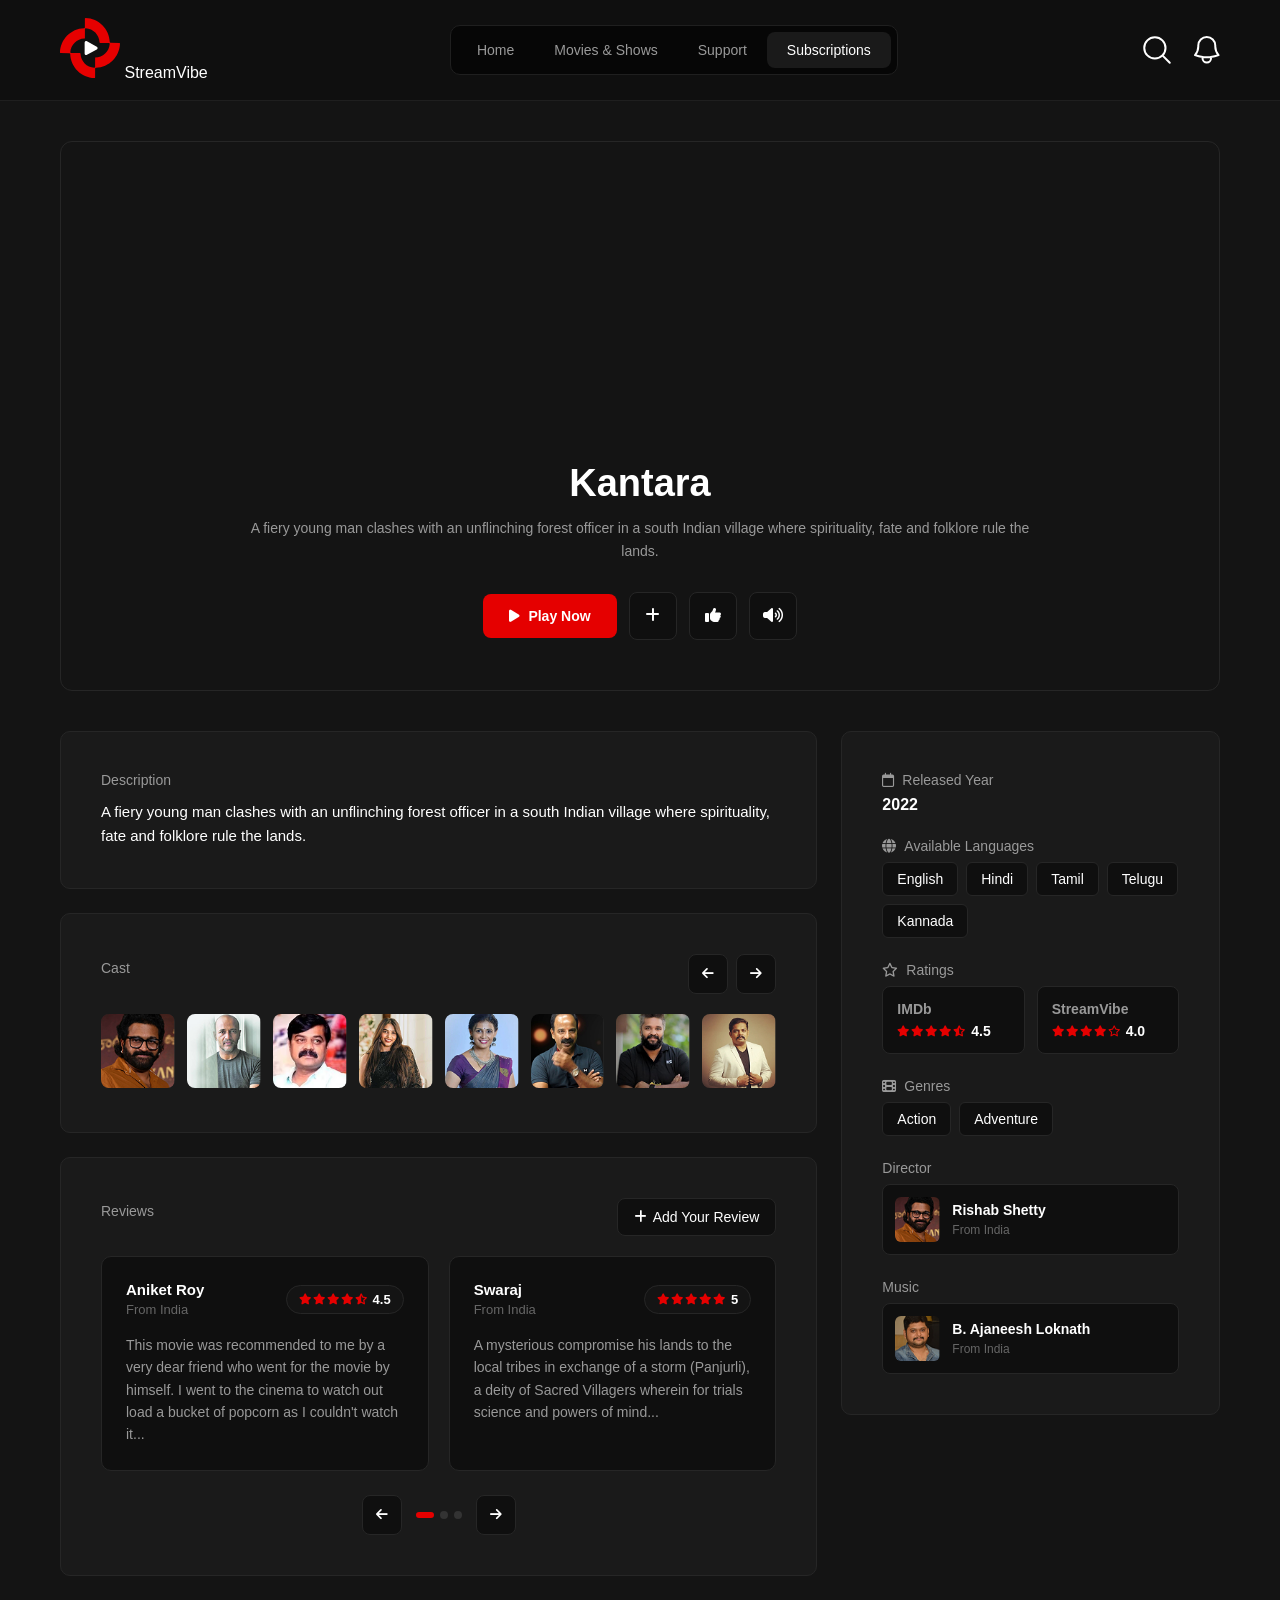
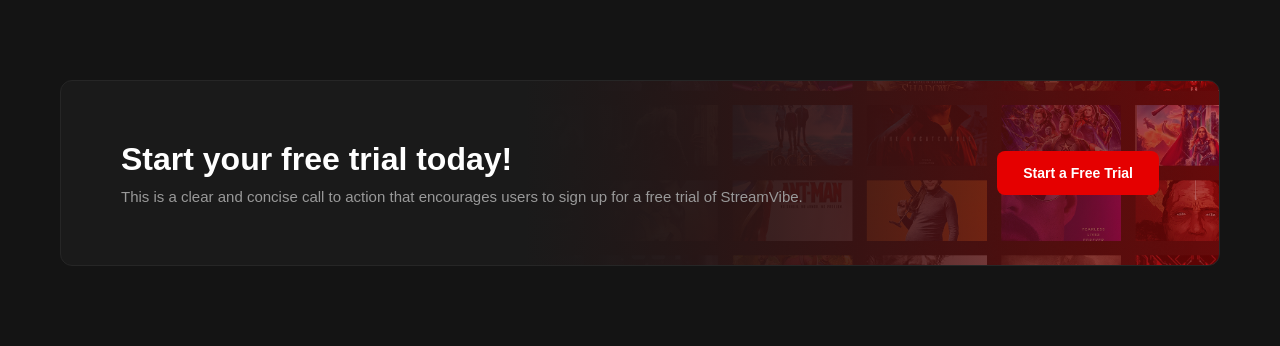
<file: w3.html>
<!DOCTYPE html>
<html lang="en">
<head>
    <meta charset="UTF-8">
    <meta name="viewport" content="width=device-width, initial-scale=1.0">
    <title>StreamVibe - Kantara Details</title>
    <link rel="stylesheet" href="https://cdnjs.cloudflare.com/ajax/libs/font-awesome/6.4.0/css/all.min.css">
    <link rel="stylesheet" href="style/w2.css">
</head>
<body>

    <header class="header">
        <div class="header__container">
            <div class="logo">
                <img src="/img/Vector (7).svg" alt="StreamVibe">
                 <span class="logo__text">StreamVibe</span>
            </div>
          <nav class="nav">
    <a href="index.html" class="nav__link">Home</a>
    <a href="w3.html" class="nav__link">Movies & Shows</a>
    <a href="support.html" class="nav__link">Support</a>
    <a href="subscriptions.html" class="nav__link active">Subscriptions</a>
</nav>
            <div class="header__actions">
                <img src="/img/Icon.svg" alt="">
                <img src="/img/Vector (8).svg" alt="">
            </div>
        </div>
    </header>

    <section class="container">
        <div class="movie-hero">
            <div class="movie-hero__content">
                <h1>Kantara</h1>
                <p>A fiery young man clashes with an unflinching forest officer in a south Indian village where spirituality, fate and folklore rule the lands.</p>
                <div class="movie-hero__actions">
                    <button class="btn btn--primary"><i class="fa-solid fa-play"></i> Play Now</button>
                    <button class="btn-action"><i class="fa-solid fa-plus"></i></button>
                    <button class="btn-action"><i class="fa-solid fa-thumbs-up"></i></button>
                    <button class="btn-action"><i class="fa-solid fa-volume-high"></i></button>
                </div>
            </div>
        </div>
    </section>

    <main class="container movie-layout">
        
        <div class="layout-left">
            
            <div class="content-card">
                <span class="card-label">Description</span>
                <p class="description-text">A fiery young man clashes with an unflinching forest officer in a south Indian village where spirituality, fate and folklore rule the lands.</p>
            </div>

            <div class="content-card">
                <div class="card-header">
                    <span class="card-label">Cast</span>
                    <div class="slider-arrows">
                        <button class="arrow-btn"><i class="fa-solid fa-arrow-left"></i></button>
                        <button class="arrow-btn"><i class="fa-solid fa-arrow-right"></i></button>
                    </div>
                </div>
                <div class="cast-grid">
                    <div class="cast-item"><img src="img/Image (39).png" alt="Actor 1"></div>
                    <div class="cast-item"><img src="/img/Image (40).png" alt="Actor 2"></div>
                    <div class="cast-item"><img src="/img/Image (41).png" alt="Actor 3"></div>
                    <div class="cast-item"><img src="/img/Image (42).png" alt="Actor 4"></div>
                    <div class="cast-item"><img src="/img/Image (43).png" alt="Actor 5"></div>
                    <div class="cast-item"><img src="/img/Image (44).png" alt="Actor 6"></div>
                    <div class="cast-item"><img src="/img/Image (45).png" alt="Actor 7"></div>
                    <div class="cast-item"><img src="/img/Image (46).png" alt="Actor 8"></div>
                </div>
            </div>

            <div class="content-card">
                <div class="card-header">
                    <span class="card-label">Reviews</span>
                    <button class="add-review-btn"><i class="fa-solid fa-plus"></i> Add Your Review</button>
                </div>
                
                <div class="reviews-grid">
                    <div class="review-box">
                        <div class="review-top">
                            <div class="user-info">
                                <h4>Aniket Roy</h4>
                                <span>From India</span>
                            </div>
                            <div class="rating-badge">
                                <div class="stars">
                                    <i class="fa-solid fa-star"></i><i class="fa-solid fa-star"></i><i class="fa-solid fa-star"></i><i class="fa-solid fa-star"></i><i class="fa-solid fa-star-half-stroke"></i>
                                </div>
                                <span class="rating-num">4.5</span>
                            </div>
                        </div>
                        <p class="review-body">This movie was recommended to me by a very dear friend who went for the movie by himself. I went to the cinema to watch out load a bucket of popcorn as I couldn't watch it...</p>
                    </div>

                    <div class="review-box">
                        <div class="review-top">
                            <div class="user-info">
                                <h4>Swaraj</h4>
                                <span>From India</span>
                            </div>
                            <div class="rating-badge">
                                <div class="stars">
                                    <i class="fa-solid fa-star"></i><i class="fa-solid fa-star"></i><i class="fa-solid fa-star"></i><i class="fa-solid fa-star"></i><i class="fa-solid fa-star"></i>
                                </div>
                                <span class="rating-num">5</span>
                            </div>
                        </div>
                        <p class="review-body">A mysterious compromise his lands to the local tribes in exchange of a storm (Panjurli), a deity of Sacred Villagers wherein for trials science and powers of mind...</p>
                    </div>
                </div>

                <div class="pagination-container">
                    <button class="arrow-btn"><i class="fa-solid fa-arrow-left"></i></button>
                    <div class="slider-dots">
                        <span class="dot active"></span>
                        <span class="dot"></span>
                        <span class="dot"></span>
                    </div>
                    <button class="arrow-btn"><i class="fa-solid fa-arrow-right"></i></button>
                </div>
            </div>

        </div>

        <div class="layout-right">
            <div class="sidebar-card">
                
                <div class="info-group">
                    <span class="info-label"><i class="fa-regular fa-calendar"></i> Released Year</span>
                    <p class="info-text-bold">2022</p>
                </div>

                <div class="info-group">
                    <span class="info-label"><i class="fa-solid fa-globe"></i> Available Languages</span>
                    <div class="badge-row">
                        <span class="ui-badge">English</span>
                        <span class="ui-badge">Hindi</span>
                        <span class="ui-badge">Tamil</span>
                        <span class="ui-badge">Telugu</span>
                        <span class="ui-badge">Kannada</span>
                    </div>
                </div>

                <div class="info-group">
                    <span class="info-label"><i class="fa-regular fa-star"></i> Ratings</span>
                    <div class="ratings-row">
                        <div class="rating-mini-card">
                            <h5>IMDb</h5>
                            <div class="mini-stars">
                                <div class="stars"><i class="fa-solid fa-star"></i><i class="fa-solid fa-star"></i><i class="fa-solid fa-star"></i><i class="fa-solid fa-star"></i><i class="fa-solid fa-star-half-stroke"></i></div>
                                <span>4.5</span>
                            </div>
                        </div>
                        <div class="rating-mini-card">
                            <h5>StreamVibe</h5>
                            <div class="mini-stars">
                                <div class="stars"><i class="fa-solid fa-star"></i><i class="fa-solid fa-star"></i><i class="fa-solid fa-star"></i><i class="fa-solid fa-star"></i><i class="fa-regular fa-star"></i></div>
                                <span>4.0</span>
                            </div>
                        </div>
                    </div>
                </div>

                <div class="info-group">
                    <span class="info-label"><i class="fa-solid fa-film"></i> Genres</span>
                    <div class="badge-row">
                        <span class="ui-badge">Action</span>
                        <span class="ui-badge">Adventure</span>
                    </div>
                </div>

                <div class="info-group">
                    <span class="info-label">Director</span>
                    <div class="person-card">
                        <img src="/img/Image (47).png" alt="Rishab Shetty">
                        <div class="person-details">
                            <h5>Rishab Shetty</h5>
                            <span>From India</span>
                        </div>
                    </div>
                </div>

                <div class="info-group">
                    <span class="info-label">Music</span>
                    <div class="person-card">
                        <img src="/img/Image (48).png" alt="Ajaneesh Loknath">
                        <div class="person-details">
                            <h5>B. Ajaneesh Loknath</h5>
                            <span>From India</span>
                        </div>
                    </div>
                </div>

            </div>
        </div>

    </main>

    <section class="container footer-spacing">
        <div class="cta-banner">
            <div class="cta-banner__content">
                <h2>Start your free trial today!</h2>
                <p>This is a clear and concise call to action that encourages users to sign up for a free trial of StreamVibe.</p>
            </div>
            <button class="btn btn--primary">Start a Free Trial</button>
        </div>
    </section>

    <script src="script/w3.js"></script>
</body>
</html>
</file>
<file: style/w2.css>
* {
    margin: 0;
    padding: 0;
    box-sizing: border-box;
}

body {
    background-color: #141414;
    color: #ffffff;
    font-family: 'Arial', sans-serif;
    overflow-x: hidden;
}


.container {
    max-width: 1440px;
    margin: 0 auto;
    padding: 0 60px;
    width: 100%;
}


.header {
    background-color: #0f0f0f;
    border-bottom: 1px solid #1f1f1f;
    position: sticky;
    top: 0;
    z-index: 100;
}

.header__container {
    max-width: 1440px;
    margin: 0 auto;
    padding: 18px 60px;
    display: flex;
    justify-content: space-between;
    align-items: center;
}

.nav {
    background-color: #060606;
    border: 1px solid #1f1f1f;
    padding: 6px;
    border-radius: 10px;
    display: flex;
}

.nav__link {
    color: #999999;
    text-decoration: none;
    font-size: 14px;
    padding: 10px 20px;
    border-radius: 8px;
    transition: 0.2s;
}

.nav__link.active, .nav__link:hover {
    color: #ffffff;
    background-color: #1a1a1a;
}

.header__actions {
    display: flex;
    gap: 20px;
}

.icon-btn {
    background: none;
    border: none;
    color: #fff;
    font-size: 18px;
    cursor: pointer;
}


.movie-hero {
    height: 550px;
    width: 100%;
    margin-top: 40px;
    margin-bottom: 40px;
    
  
    background-image: linear-gradient(180deg, rgba(20,20,20,0) 30%, #141414 100%), url('https://static0.colliderimages.com/wordpress/wp-content/uploads/2023/11/kantara_still.jpg?q=49&fit=crop&w=167&h=93&dpr=2');
    background-size: cover;
    background-position: center;
    background-repeat: no-repeat;
    
  
    border: 1px solid #262626;
    border-radius: 12px;
    
   
    display: flex;
    align-items: flex-end;
    justify-content: center;
    padding-bottom: 50px;
    overflow: hidden;
}

.movie-hero__content {
    text-align: center;
    max-width: 850px;
    padding: 0 20px;
}

.movie-hero__content h1 {
    font-size: 38px;
    font-weight: 700;
    color: #ffffff;
    margin-bottom: 12px;
}

.movie-hero__content p {
    color: #999999;
    font-size: 14px;
    line-height: 1.6;
    margin-bottom: 30px;
}

.movie-hero__actions {
    display: flex;
    justify-content: center;
    align-items: center;
    gap: 12px;
}


.btn {
    padding: 14px 26px;
    font-size: 14px;
    font-weight: bold;
    border-radius: 8px;
    border: none;
    cursor: pointer;
    display: flex;
    align-items: center;
    gap: 8px;
    transition: 0.2s;
}

.btn--primary {
    background-color: #e50000;
    color: white;
}

.btn--primary:hover {
    background-color: #b30000;
}

.btn-action {
    background-color: #0f0f0f;
    border: 1px solid #262626;
    color: white;
    width: 48px;
    height: 48px;
    border-radius: 8px;
    cursor: pointer;
    font-size: 16px;
    transition: 0.2s;
}

.btn-action:hover {
    background-color: #1a1a1a;
    border-color: #fff;
}


.movie-layout {
    display: grid;
    grid-template-columns: 2fr 1fr;
    gap: 24px;
}


.content-card {
    background-color: #1a1a1a;
    border: 1px solid #262626;
    border-radius: 10px;
    padding: 40px;
    margin-bottom: 24px;
}

.card-label {
    color: #999999;
    font-size: 14px;
    display: block;
    margin-bottom: 12px;
}

.description-text {
    font-size: 15px;
    line-height: 1.6;
    color: #ffffff;
}


.card-header {
    display: flex;
    justify-content: space-between;
    align-items: center;
    margin-bottom: 20px;
}

.slider-arrows {
    display: flex;
    gap: 8px;
}

.arrow-btn {
    background-color: #0f0f0f;
    border: 1px solid #262626;
    color: white;
    width: 40px;
    height: 40px;
    border-radius: 8px;
    cursor: pointer;
    display: flex;
    align-items: center;
    justify-content: center;
    transition: 0.2s;
}

.arrow-btn:hover {
    background-color: #262626;
}

.cast-grid {
    display: grid;
    grid-template-columns: repeat(8, 1fr);
    gap: 12px;
}

.cast-item img {
    width: 100%;
    aspect-ratio: 1;
    object-fit: cover;
    border-radius: 8px;
    background-color: #262626;
}


.add-review-btn {
    background-color: #0f0f0f;
    border: 1px solid #262626;
    color: white;
    padding: 10px 16px;
    border-radius: 8px;
    font-size: 14px;
    cursor: pointer;
    display: flex;
    align-items: center;
    gap: 6px;
}

.reviews-grid {
    display: grid;
    grid-template-columns: 1fr 1fr;
    gap: 20px;
}

.review-box {
    background-color: #0f0f0f;
    border: 1px solid #262626;
    border-radius: 10px;
    padding: 24px;
}

.review-top {
    display: flex;
    justify-content: space-between;
    align-items: center;
    margin-bottom: 16px;
}

.user-info h4 { font-size: 15px; margin-bottom: 2px; font-weight: 600; }
.user-info span { color: #666666; font-size: 13px; }

.rating-badge {
    display: flex;
    align-items: center;
    gap: 6px;
    background-color: #141414;
    border: 1px solid #262626;
    padding: 6px 12px;
    border-radius: 20px;
}

.stars { color: #e50000; font-size: 11px; display: flex; gap: 2px; }
.rating-num { font-size: 13px; font-weight: bold; }
.review-body { color: #999999; font-size: 14px; line-height: 1.6; }

.pagination-container {
    display: flex;
    justify-content: center;
    align-items: center;
    gap: 14px;
    margin-top: 24px;
}

.slider-dots { display: flex; gap: 6px; align-items: center; }
.dot { width: 8px; height: 8px; background-color: #333; border-radius: 50%; }
.dot.active { width: 18px; height: 6px; background-color: #e50000; border-radius: 4px; }


.sidebar-card {
    background-color: #1a1a1a;
    border: 1px solid #262626;
    border-radius: 10px;
    padding: 40px;
    display: flex;
    flex-direction: column;
    gap: 24px;
}

.info-label {
    color: #999999;
    font-size: 14px;
    display: flex;
    align-items: center;
    gap: 8px;
    margin-bottom: 8px;
}

.info-text-bold { font-size: 16px; font-weight: bold; }

.badge-row { display: flex; flex-wrap: wrap; gap: 8px; }
.ui-badge {
    background-color: #0f0f0f;
    border: 1px solid #262626;
    padding: 8px 14px;
    border-radius: 6px;
    font-size: 14px;
}

.ratings-row {
    display: grid;
    grid-template-columns: 1fr 1fr;
    gap: 12px;
}

.rating-mini-card {
    background-color: #0f0f0f;
    border: 1px solid #262626;
    padding: 14px;
    border-radius: 8px;
}

.rating-mini-card h5 { font-size: 14px; color: #999999; margin-bottom: 6px; }
.mini-stars { display: flex; align-items: center; gap: 6px; font-size: 14px; font-weight: bold; }

.person-card {
    display: flex;
    align-items: center;
    gap: 12px;
    background-color: #0f0f0f;
    border: 1px solid #262626;
    padding: 12px;
    border-radius: 8px;
}

.person-card img { width: 45px; height: 45px; border-radius: 6px; object-fit: cover; }
.person-details h5 { font-size: 14px; margin-bottom: 2px; }
.person-details span { color: #666666; font-size: 12px; }


.cta-banner {
    background-image: linear-gradient(90deg, #1a1a1a 40%, rgba(229,0,0,0.2) 100%), url('/img/Background\ Images.png');
    background-size: cover;
    background-position: center;
    border: 1px solid #262626;
    border-radius: 12px;
    padding: 60px;
    display: flex;
    justify-content: space-between;
    align-items: center;
}

.cta-banner__content h2 { font-size: 32px; font-weight: bold; margin-bottom: 10px; }
.cta-banner__content p { color: #999999; font-size: 15px; max-width: 700px; }
.footer-spacing { margin-top: 80px; margin-bottom: 80px; }


@media (max-width: 1024px) {
    .container { padding: 0 24px; }
    .movie-layout { grid-template-columns: 1fr; }
    .reviews-grid { grid-template-columns: 1fr; }
    .cast-grid { grid-template-columns: repeat(4, 1fr); }
    .cta-banner { flex-direction: column; text-align: center; gap: 24px; padding: 40px; }
    .movie-hero { height: 450px; }
}


.support-layout {
    display: grid;
    grid-template-columns: 1fr 1.3fr;
    gap: 80px;
    margin-top: 60px;
    margin-bottom: 80px;
    align-items: center;
}

.support-info h1 {
    font-size: 44px;
    font-weight: 700;
    margin-bottom: 16px;
}

.support-info p {
    color: #999999;
    font-size: 15px;
    line-height: 1.6;
    margin-bottom: 40px;
}


.support-poster-collage {
    border: 1px solid #262626;
    border-radius: 12px;
    overflow: hidden;
    background-color: #0f0f0f;
    padding: 10px;
}

.collage-img {
    width: 100%;
    border-radius: 8px;
    display: block;
}


.support-form-container {
    background-color: #0f0f0f;
    border: 1px solid #262626;
    border-radius: 12px;
    padding: 50px;
}

.form-row {
    display: grid;
    grid-template-columns: 1fr 1fr;
    gap: 24px;
    margin-bottom: 24px;
}

.form-group {
    display: flex;
    flex-direction: column;
    gap: 10px;
    margin-bottom: 24px;
}

.form-row .form-group {
    margin-bottom: 0;
}

.form-group label {
    font-size: 15px;
    font-weight: 600;
    color: #ffffff;
}

.form-group input[type="text"],
.form-group input[type="email"],
.form-group textarea {
    background-color: #141414;
    border: 1px solid #262626;
    border-radius: 8px;
    padding: 16px;
    color: #fff;
    font-size: 14px;
    outline: none;
    transition: 0.2s;
}

.form-group input:focus,
.form-group textarea:focus {
    border-color: #e50000;
}


.phone-input-wrapper {
    display: flex;
    background-color: #141414;
    border: 1px solid #262626;
    border-radius: 8px;
    overflow: hidden;
}

.country-select {
    display: flex;
    align-items: center;
    gap: 8px;
    background-color: #0f0f0f;
    border-right: 1px solid #262626;
    padding: 0 14px;
    cursor: pointer;
    color: #999999;
    font-size: 12px;
}

.phone-input-wrapper input {
    background: none !important;
    border: none !important;
    flex: 1;
    padding: 16px;
    color: #fff;
    font-size: 14px;
    outline: none;
}


.form-footer {
    display: flex;
    justify-content: space-between;
    align-items: center;
    margin-top: 10px;
}

.checkbox-container {
    display: flex;
    align-items: center;
    gap: 10px;
    color: #999999;
    font-size: 14px;
    cursor: pointer;
    user-select: none;
}

.btn-submit {
    background-color: #e50000;
    color: #fff;
    padding: 14px 28px;
}


.faq-section {
    margin-top: 100px;
    margin-bottom: 6px;
}

.faq-header {
    display: flex;
    justify-content: space-between;
    align-items: flex-end;
    margin-bottom: 50px;
}

.faq-header__text h2 {
    font-size: 32px;
    font-weight: 700;
    margin-bottom: 12px;
}

.faq-header__text p {
    color: #999999;
    font-size: 15px;
    max-width: 900px;
}

.red-btn {
    background-color: #e50000 !important;
    border-color: #e50000 !important;
}


.faq-grid {
    display: grid;
    grid-template-columns: 1fr 1fr;
    gap: 20px 40px; 
}

.faq-item {
    border-bottom: 1px solid #262626;
    padding-bottom: 24px;
    margin-bottom: 10px;
}

.faq-top {
    display: flex;
    align-items: center;
    gap: 16px;
    position: relative;
}

.faq-num {
    background-color: #1a1a1a;
    border: 1px solid #262626;
    width: 44px;
    height: 44px;
    border-radius: 8px;
    display: flex;
    align-items: center;
    justify-content: center;
    font-weight: 700;
    font-size: 16px;
}

.faq-top h3 {
    font-size: 18px;
    font-weight: 600;
    color: #ffffff;
}

.faq-toggle {
    background: none;
    border: none;
    color: #ffffff;
    font-size: 18px;
    cursor: pointer;
    position: absolute;
    right: 0;
}


.faq-answer {
    margin-top: 16px;
    padding-left: 60px;
}

.faq-answer p {
    color: #999999;
    font-size: 14px;
    line-height: 1.6;
}


@media (max-width: 1024px) {
    .support-layout { grid-template-columns: 1fr; gap: 40px; }
    .faq-grid { grid-template-columns: 1fr; }
    .form-row { grid-template-columns: 1fr; gap: 0; }
    .form-row .form-group { margin-bottom: 24px; }
    .form-footer { flex-direction: column; gap: 20px; align-items: flex-start; }
    .faq-header { flex-direction: column; align-items: flex-start; gap: 20px; }
}


.plans-section {
    margin-top: 60px;
    margin-bottom: 100px;
}

.plans-header {
    display: flex;
    justify-content: space-between;
    align-items: flex-end;
    margin-bottom: 50px;
}

.plans-header__text h1 {
    font-size: 44px;
    font-weight: 700;
    margin-bottom: 16px;
}

.plans-header__text p {
    color: #999999;
    font-size: 15px;
    max-width: 900px;
    line-height: 1.6;
}


.toggle-container {
    background-color: #0f0f0f;
    border: 1px solid #262626;
    padding: 8px;
    border-radius: 10px;
    display: flex;
    gap: 4px;
}

.toggle-btn {
    background: none;
    border: none;
    color: #999999;
    padding: 12px 24px;
    font-size: 14px;
    font-weight: 600;
    border-radius: 8px;
    cursor: pointer;
    transition: 0.2s;
}

.toggle-btn.active {
    background-color: #1a1a1a;
    color: #ffffff;
}


.plans-grid {
    display: grid;
    grid-template-columns: repeat(3, 1fr);
    gap: 30px;
}

.plan-card {
    background-color: #0f0f0f;
    border: 1px solid #262626;
    border-radius: 12px;
    padding: 40px;
    display: flex;
    flex-direction: column;
}

.plan-card h3 {
    font-size: 22px;
    font-weight: 700;
    margin-bottom: 12px;
}

.plan-desc {
    color: #999999;
    font-size: 14px;
    line-height: 1.6;
    margin-bottom: 40px;
    flex-grow: 1;
}

.plan-price {
    font-size: 32px;
    font-weight: 700;
    margin-bottom: 30px;
}

.plan-price span {
    font-size: 16px;
    color: #999999;
    font-weight: 400;
}

.plan-actions {
    display: grid;
    grid-template-columns: 1fr 1fr;
    gap: 12px;
}

.btn--secondary {
    background-color: #141414;
    border: 1px solid #262626;
    color: #fff;
    border-radius: 8px;
    font-size: 14px;
    cursor: pointer;
    transition: 0.2s;
}

.btn--secondary:hover {
    background-color: #1a1a1a;
}


.table-section {
    margin-bottom: 120px;
}

.table-header {
    margin-bottom: 50px;
}

.table-header h2 {
    font-size: 32px;
    font-weight: 700;
    margin-bottom: 12px;
}

.table-header p {
    color: #999999;
    font-size: 15px;
    line-height: 1.6;
}

.table-wrapper {
    background-color: #0f0f0f;
    border: 1px solid #262626;
    border-radius: 12px;
    padding: 40px;
    overflow-x: auto; 
}

.compare-table {
    width: 100%;
    border-collapse: collapse;
    text-align: left;
}

.compare-table th, 
.compare-table td {
    padding: 24px;
    border-bottom: 1px solid #262626;
    font-size: 15px;
    color: #e4e4e7;
    vertical-align: middle;
}

.compare-table th {
    font-size: 18px;
    font-weight: 600;
    color: #ffffff;
    padding-bottom: 30px;
}

.compare-table th:not(:first-child) {
    border-left: 1px solid #262626;
    width: 23%;
}

.compare-table td:not(:first-child) {
    border-left: 1px solid #262626;
    color: #999999;
}

.feature-title {
    font-weight: 600;
    color: #ffffff !important;
}


.badge {
    background-color: #e50000;
    color: #ffffff;
    font-size: 12px;
    padding: 4px 10px;
    border-radius: 4px;
    margin-left: 8px;
    font-weight: 500;
    vertical-align: middle;
}


@media (max-width: 1024px) {
    .plans-header { flex-direction: column; align-items: flex-start; gap: 24px; }
    .plans-grid { grid-template-columns: 1fr; }
    .table-wrapper { padding: 20px; }
    .compare-table th, .compare-table td { padding: 16px; font-size: 14px; }
}
</file>
